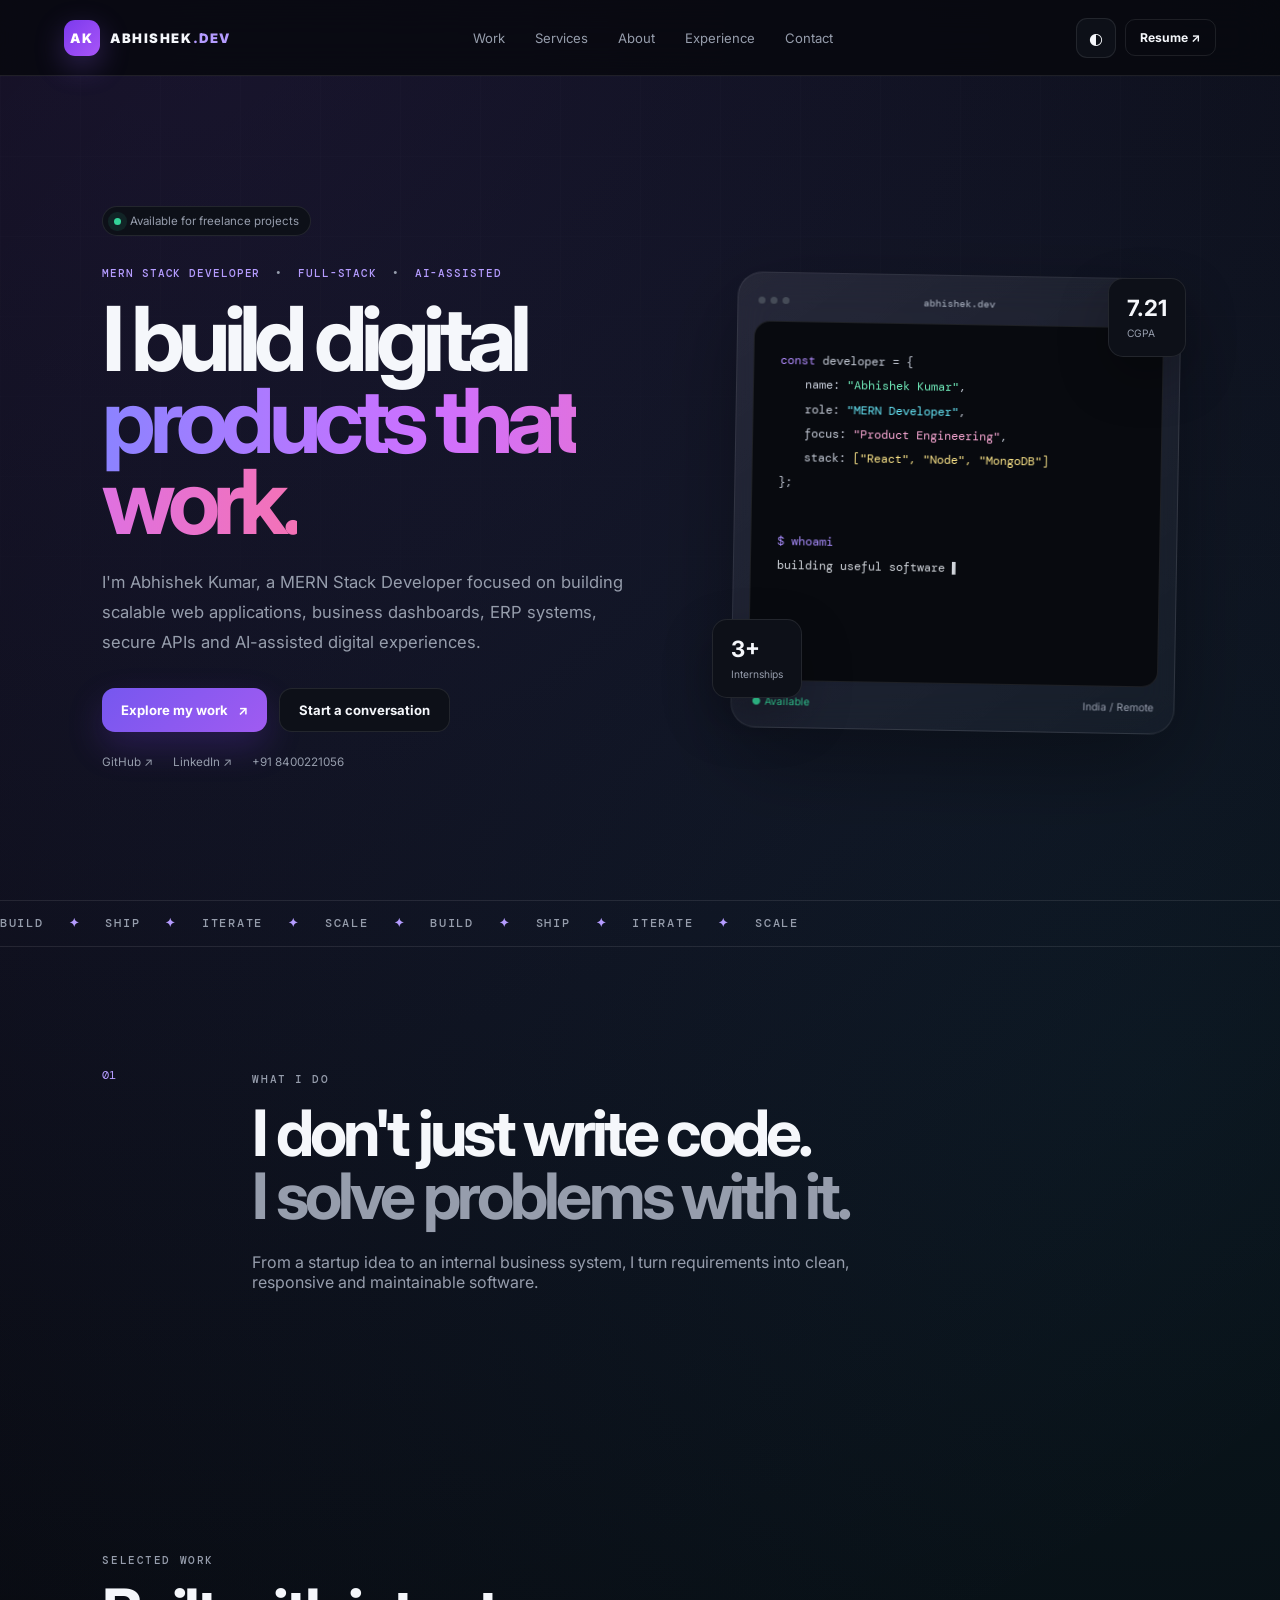
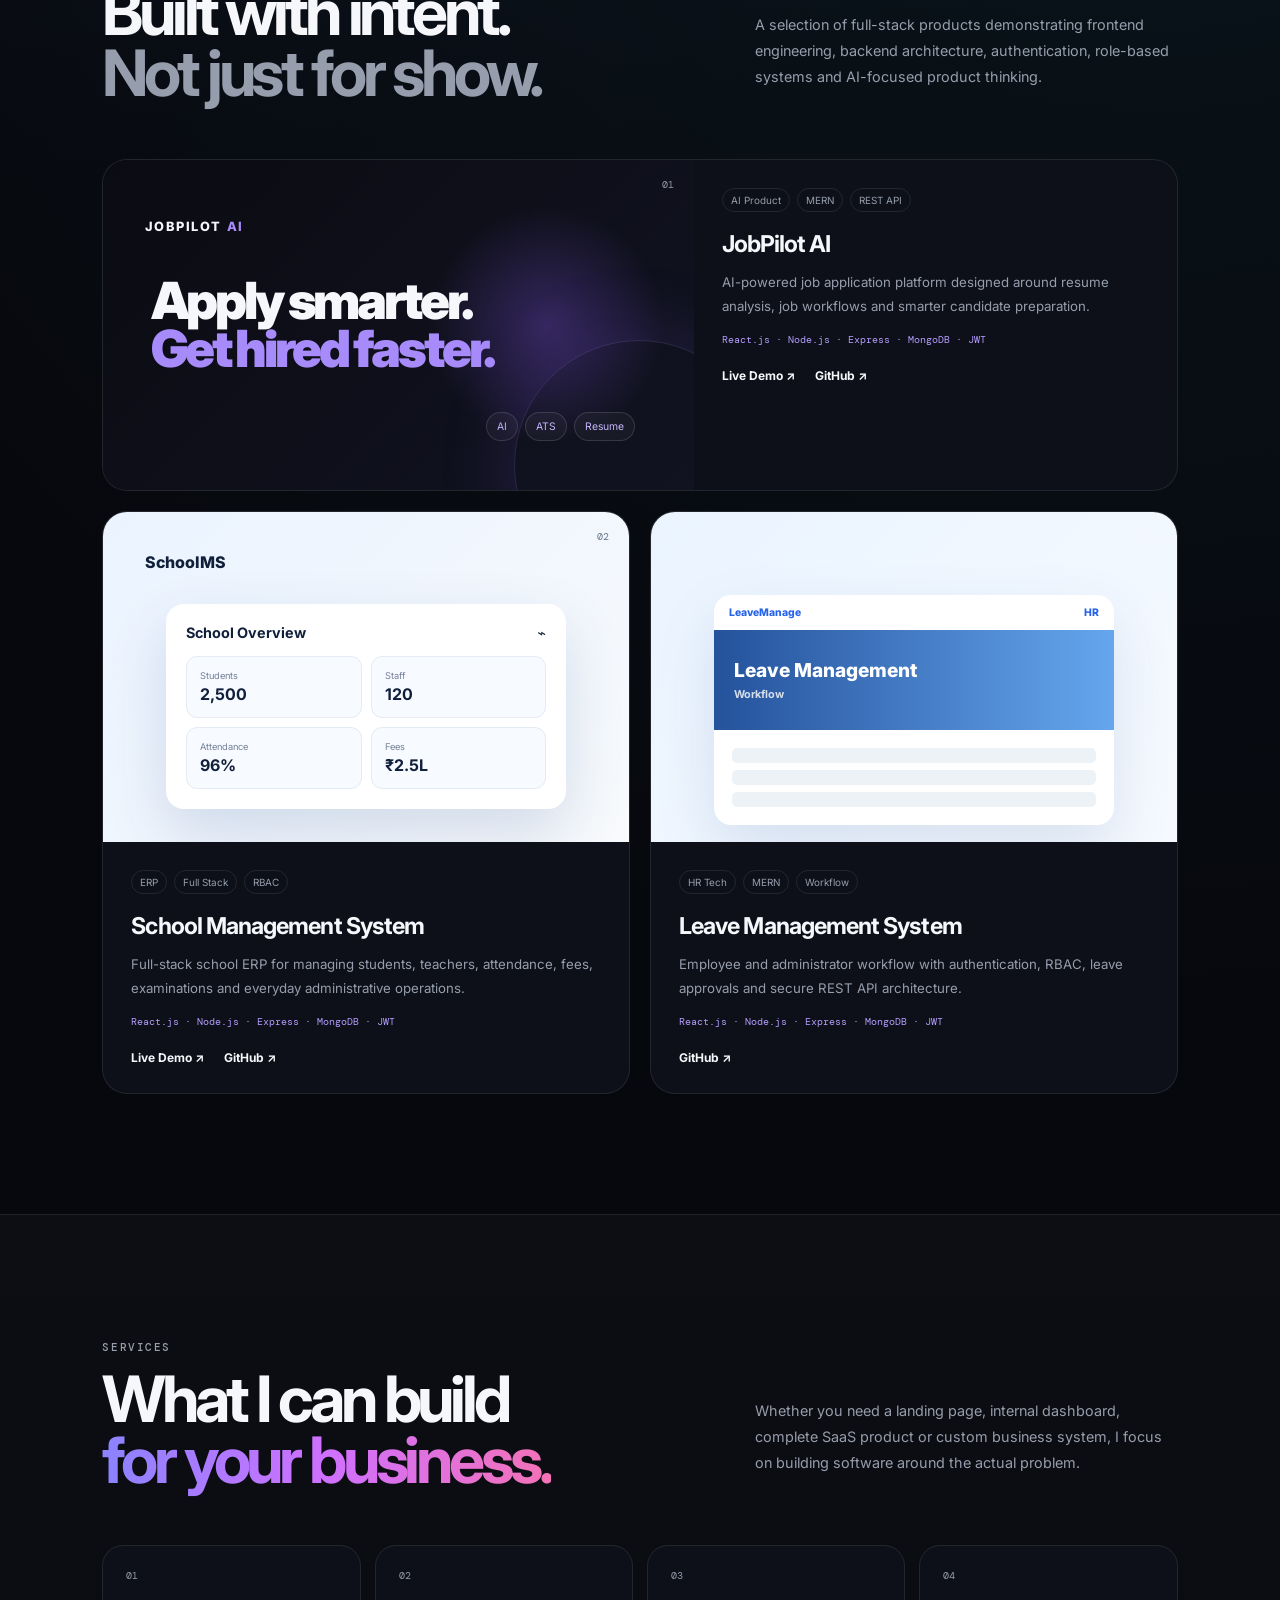
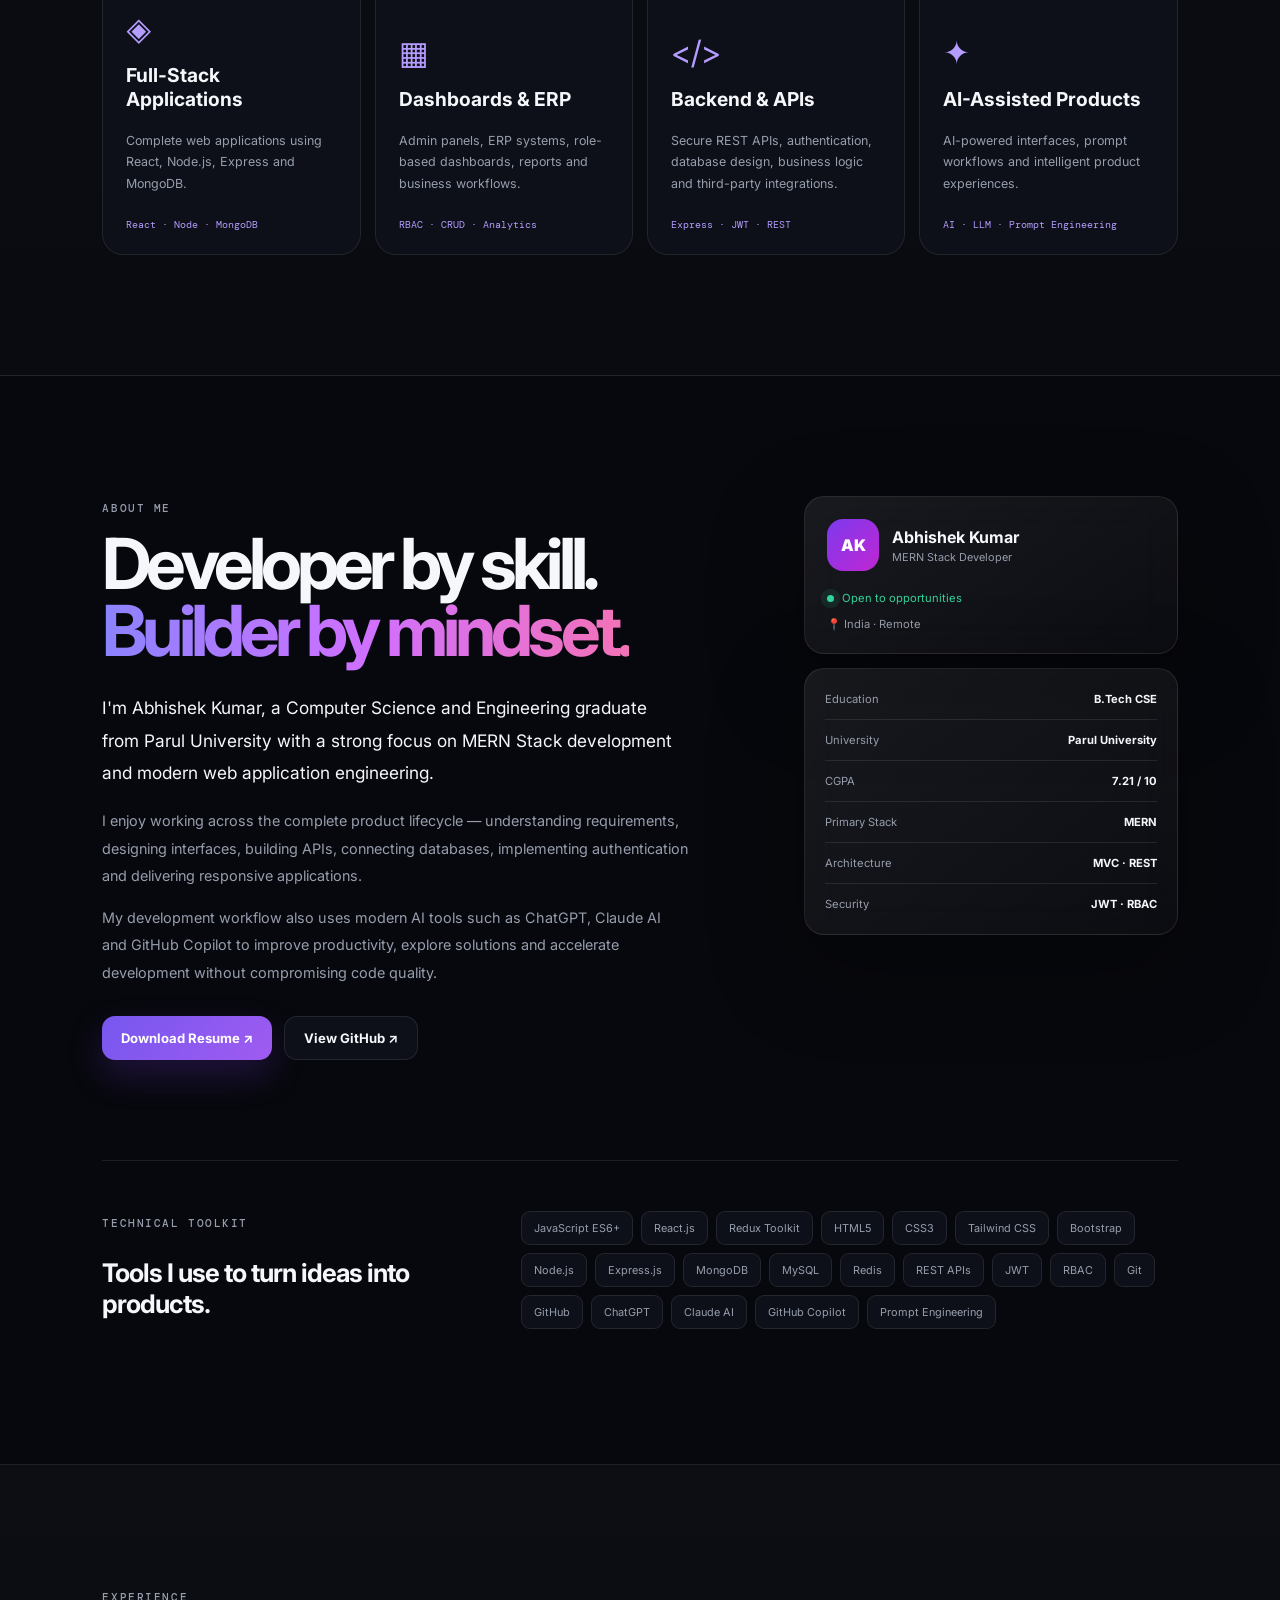
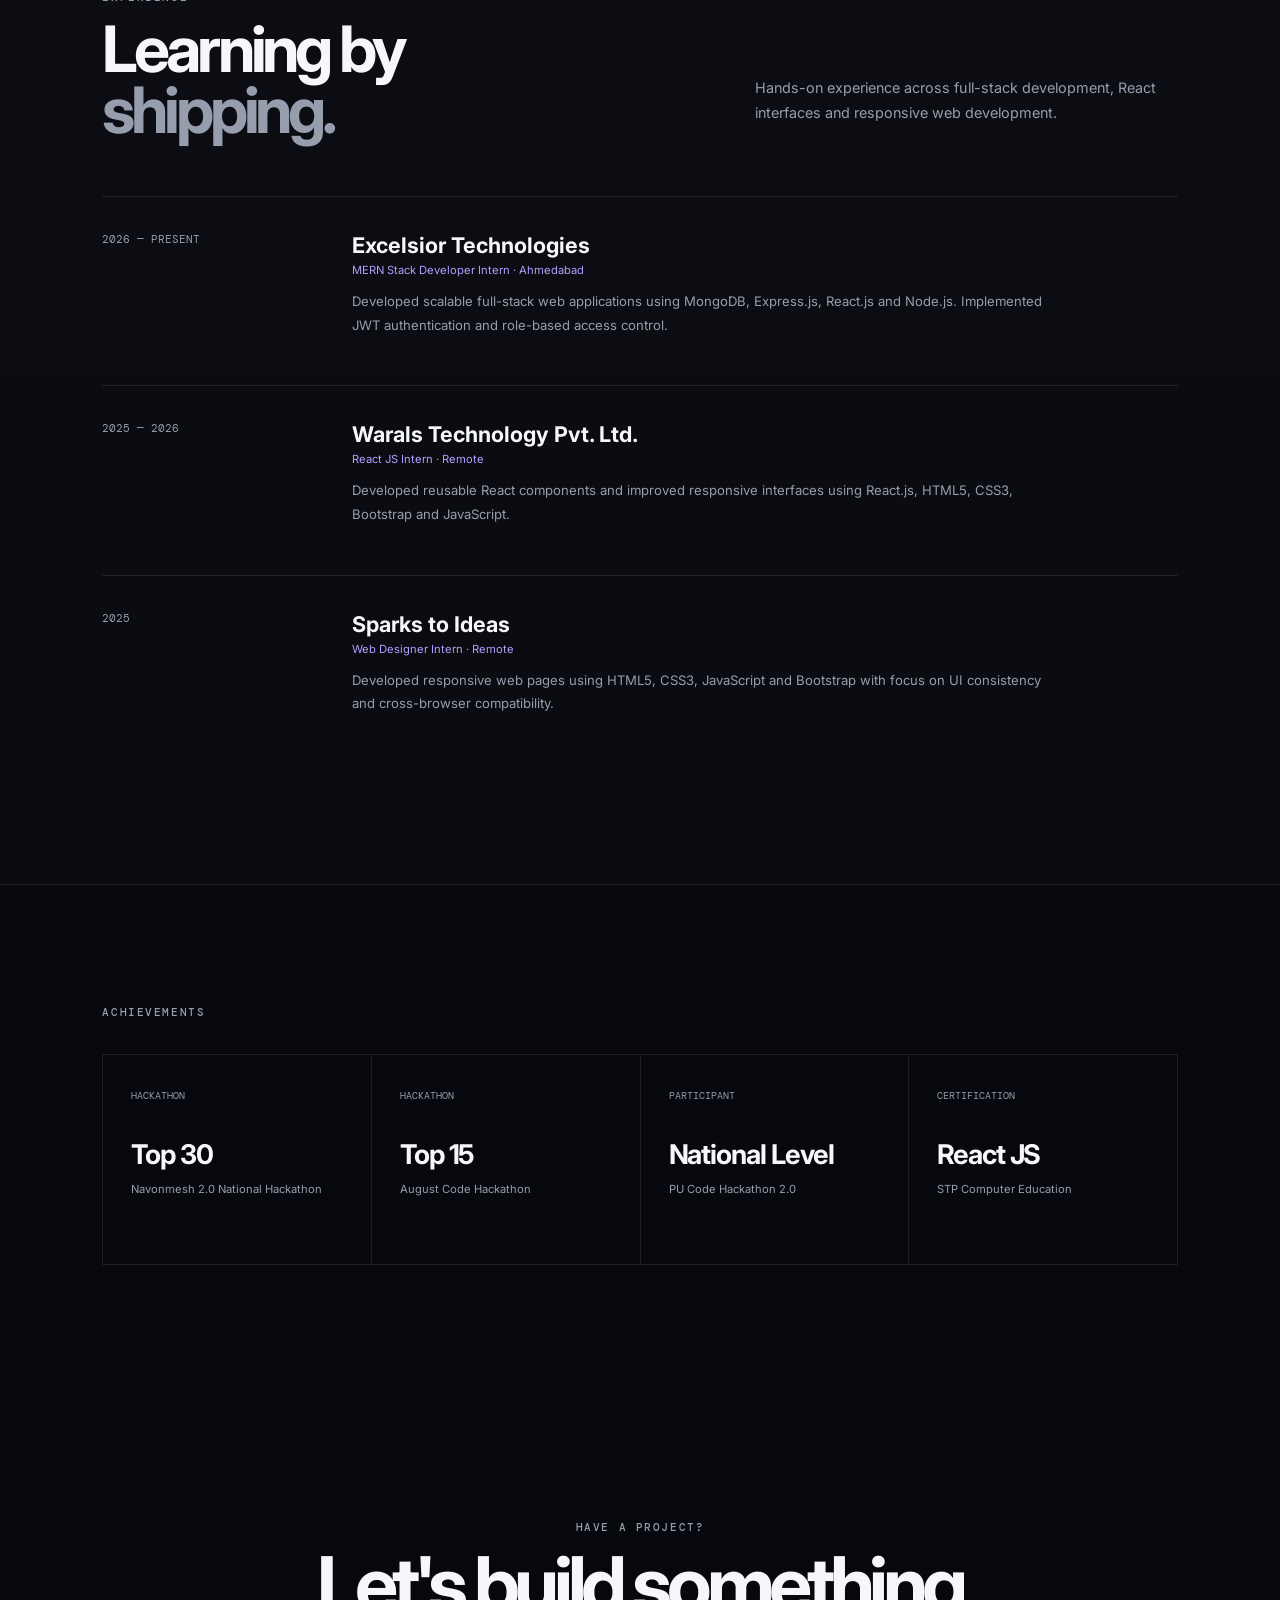
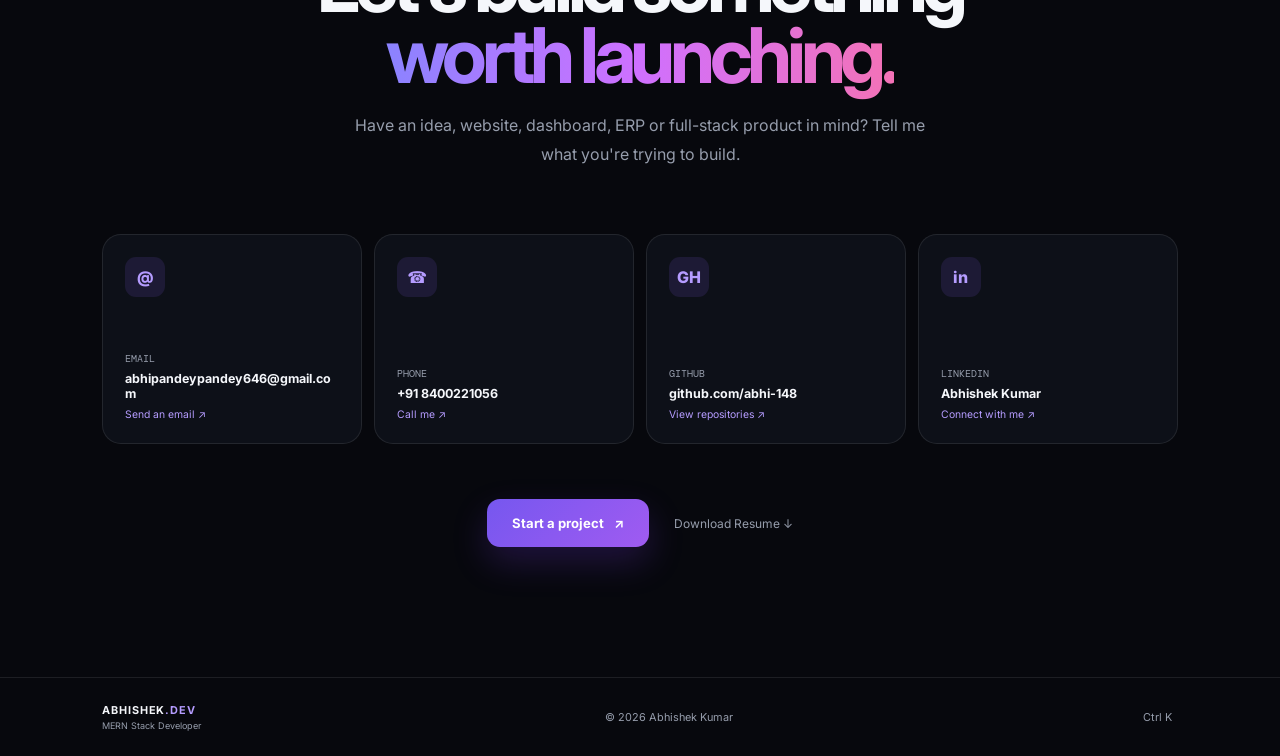
<file: index.html>
<!DOCTYPE html>
<html lang="en">
<head>
  <meta charset="UTF-8" />
  <meta name="viewport" content="width=device-width, initial-scale=1.0" />
  <meta name="description" content="Abhishek Kumar — MERN Stack Developer building scalable web applications, dashboards, ERP systems and AI-assisted digital products." />
  <meta name="keywords" content="Abhishek Kumar, MERN Stack Developer, React Developer, Node.js Developer, Full Stack Developer, Freelancer" />
  <meta name="author" content="Abhishek Kumar" />
  <title>Abhishek Kumar — MERN Stack Developer</title>
  <link rel="preconnect" href="https://fonts.googleapis.com">
  <link rel="preconnect" href="https://fonts.gstatic.com" crossorigin>
  <link href="https://fonts.googleapis.com/css2?family=DM+Mono:wght@400;500&family=Inter:wght@400;500;600;700;800;900&display=swap" rel="stylesheet">
  <link rel="stylesheet" href="styles.css" />
</head>
<body>
  <div id="cursorGlow"></div>
  <div class="cursor-dot"></div>
  <div class="noise"></div>
  <div class="progress-bar"><span id="progressBar"></span></div>

  <header class="navbar">
    <a href="#home" class="brand"><span class="brand-symbol">AK</span><span class="brand-name">ABHISHEK<span>.DEV</span></span></a>
    <nav class="nav-links" id="navLinks">
      <a href="#work">Work</a><a href="#services">Services</a><a href="#about">About</a><a href="#experience">Experience</a><a href="#contact">Contact</a>
    </nav>
    <div class="nav-actions">
      <button class="theme-btn" id="themeToggle">◐</button>
      <a href="assets/Abhishek-Kumar-Resume.pdf" class="nav-resume" download>Resume ↗</a>
      <button class="menu-btn" id="menuBtn">☰</button>
    </div>
  </header>

  <main>
    <section id="home" class="hero section">
      <div class="hero-grid"></div>
      <div class="hero-content reveal">
        <div class="availability"><span class="live-dot"></span> Available for freelance projects</div>
        <div class="hero-small-label">MERN STACK DEVELOPER <span>•</span> FULL-STACK <span>•</span> AI-ASSISTED</div>
        <h1>I build digital<br><span class="gradient-text">products that work.</span></h1>
        <p class="hero-description">I'm Abhishek Kumar, a MERN Stack Developer focused on building scalable web applications, business dashboards, ERP systems, secure APIs and AI-assisted digital experiences.</p>
        <div class="hero-buttons">
          <a href="#work" class="btn primary-btn">Explore my work <span>↗</span></a>
          <a href="mailto:abhipandeypandey646@gmail.com?subject=Project%20Inquiry" class="btn secondary-btn">Start a conversation</a>
        </div>
        <div class="hero-links">
          <a href="https://github.com/abhi-148" target="_blank" rel="noreferrer">GitHub ↗</a>
          <a href="https://www.linkedin.com/in/abhishek-kumar-25b756260/" target="_blank" rel="noreferrer">LinkedIn ↗</a>
          <a href="tel:+918400221056">+91 8400221056</a>
        </div>
      </div>

      <div class="hero-visual reveal delay-1">
        <div class="floating-orb orb-one"></div><div class="floating-orb orb-two"></div>
        <div class="developer-card glass-card">
          <div class="developer-top"><div class="window-dots"><i></i><i></i><i></i></div><span>abhishek.dev</span><span>2026</span></div>
          <div class="developer-body">
            <div class="code-line"><span class="purple">const</span> developer = {</div>
            <div class="code-line indent">name: <span class="green">"Abhishek Kumar"</span>,</div>
            <div class="code-line indent">role: <span class="blue">"MERN Developer"</span>,</div>
            <div class="code-line indent">focus: <span class="pink">"Product Engineering"</span>,</div>
            <div class="code-line indent">stack: <span class="yellow">["React", "Node", "MongoDB"]</span></div>
            <div class="code-line">};</div>
            <div class="terminal-command"><span>$</span> whoami</div>
            <div class="terminal-result">building useful software <span class="blink">▌</span></div>
          </div>
          <div class="developer-footer"><span>● Available</span><span>India / Remote</span></div>
        </div>
        <div class="floating-stat stat-one"><strong>7.21</strong><span>CGPA</span></div>
        <div class="floating-stat stat-two"><strong>3+</strong><span>Internships</span></div>
      </div>
    </section>

    <section class="marquee"><div class="marquee-track"><span>BUILD</span><b>✦</b><span>SHIP</span><b>✦</b><span>ITERATE</span><b>✦</b><span>SCALE</span><b>✦</b><span>BUILD</span><b>✦</b><span>SHIP</span><b>✦</b><span>ITERATE</span><b>✦</b><span>SCALE</span></div></section>

    <section class="intro section section-padding">
      <div class="intro-number">01</div>
      <div class="intro-content reveal"><span class="section-label">WHAT I DO</span><h2>I don't just write code.<br><span class="dim">I solve problems with it.</span></h2><p>From a startup idea to an internal business system, I turn requirements into clean, responsive and maintainable software.</p></div>
    </section>

    <section id="work" class="section section-padding work-section">
      <div class="section-header reveal"><div><span class="section-label">SELECTED WORK</span><h2>Built with intent.<br><span class="dim">Not just for show.</span></h2></div><p>A selection of full-stack products demonstrating frontend engineering, backend architecture, authentication, role-based systems and AI-focused product thinking.</p></div>
      <div class="projects">
        <article class="project featured-project reveal">
          <div class="project-preview jobpilot-preview"><div class="project-number">01</div><div class="project-brand">JOBPILOT <span>AI</span></div><div class="jobpilot-title">Apply smarter.<br><span>Get hired faster.</span></div><div class="ai-pills"><span>AI</span><span>ATS</span><span>Resume</span></div><div class="glow-circle"></div></div>
          <div class="project-details"><div class="project-tags"><span>AI Product</span><span>MERN</span><span>REST API</span></div><h3>JobPilot AI</h3><p>AI-powered job application platform designed around resume analysis, job workflows and smarter candidate preparation.</p><div class="project-tech">React.js · Node.js · Express · MongoDB · JWT</div><div class="project-actions"><a href="https://jobpilot-six-ruddy.vercel.app/" target="_blank" rel="noreferrer">Live Demo ↗</a><a href="https://github.com/abhi-148/Jobpilot" target="_blank" rel="noreferrer">GitHub ↗</a></div></div>
        </article>

        <article class="project reveal">
          <div class="project-preview school-preview"><div class="project-number">02</div><div class="school-logo">SchoolMS</div><div class="school-dashboard"><div class="dashboard-header"><strong>School Overview</strong><span>⌁</span></div><div class="dashboard-grid"><div><small>Students</small><strong>2,500</strong></div><div><small>Staff</small><strong>120</strong></div><div><small>Attendance</small><strong>96%</strong></div><div><small>Fees</small><strong>₹2.5L</strong></div></div></div></div>
          <div class="project-details"><div class="project-tags"><span>ERP</span><span>Full Stack</span><span>RBAC</span></div><h3>School Management System</h3><p>Full-stack school ERP for managing students, teachers, attendance, fees, examinations and everyday administrative operations.</p><div class="project-tech">React.js · Node.js · Express · MongoDB · JWT</div><div class="project-actions"><a href="https://schoolmanagmenetsystem-xmkm-k3qbfn017.vercel.app/" target="_blank" rel="noreferrer">Live Demo ↗</a><a href="https://github.com/abhi-148/Menr_SchoolManagement" target="_blank" rel="noreferrer">GitHub ↗</a></div></div>
        </article>

        <article class="project reveal">
          <div class="project-preview leave-preview"><div class="project-number">03</div><div class="leave-card"><div class="leave-nav">LeaveManage <span>HR</span></div><div class="leave-header"><span>Leave Management</span><strong>Workflow</strong></div><div class="leave-bars"><i></i><i></i><i></i></div></div></div>
          <div class="project-details"><div class="project-tags"><span>HR Tech</span><span>MERN</span><span>Workflow</span></div><h3>Leave Management System</h3><p>Employee and administrator workflow with authentication, RBAC, leave approvals and secure REST API architecture.</p><div class="project-tech">React.js · Node.js · Express · MongoDB · JWT</div><div class="project-actions"><a href="https://github.com/abhi-148/leave-management" target="_blank" rel="noreferrer">GitHub ↗</a></div></div>
        </article>
      </div>
    </section>

    <section id="services" class="section dark-section section-padding">
      <div class="section-header reveal"><div><span class="section-label">SERVICES</span><h2>What I can build<br><span class="gradient-text">for your business.</span></h2></div><p>Whether you need a landing page, internal dashboard, complete SaaS product or custom business system, I focus on building software around the actual problem.</p></div>
      <div class="services-grid">
        <article class="service-card reveal"><span class="service-index">01</span><div class="service-icon">◈</div><h3>Full-Stack Applications</h3><p>Complete web applications using React, Node.js, Express and MongoDB.</p><div class="service-stack">React · Node · MongoDB</div></article>
        <article class="service-card reveal"><span class="service-index">02</span><div class="service-icon">▦</div><h3>Dashboards & ERP</h3><p>Admin panels, ERP systems, role-based dashboards, reports and business workflows.</p><div class="service-stack">RBAC · CRUD · Analytics</div></article>
        <article class="service-card reveal"><span class="service-index">03</span><div class="service-icon">&lt;/&gt;</div><h3>Backend & APIs</h3><p>Secure REST APIs, authentication, database design, business logic and third-party integrations.</p><div class="service-stack">Express · JWT · REST</div></article>
        <article class="service-card reveal"><span class="service-index">04</span><div class="service-icon">✦</div><h3>AI-Assisted Products</h3><p>AI-powered interfaces, prompt workflows and intelligent product experiences.</p><div class="service-stack">AI · LLM · Prompt Engineering</div></article>
      </div>
    </section>

    <section id="about" class="section section-padding about-section">
      <div class="about-grid">
        <div class="about-main reveal"><span class="section-label">ABOUT ME</span><h2>Developer by skill.<br><span class="gradient-text">Builder by mindset.</span></h2><p class="about-lead">I'm Abhishek Kumar, a Computer Science and Engineering graduate from Parul University with a strong focus on MERN Stack development and modern web application engineering.</p><p>I enjoy working across the complete product lifecycle — understanding requirements, designing interfaces, building APIs, connecting databases, implementing authentication and delivering responsive applications.</p><p>My development workflow also uses modern AI tools such as ChatGPT, Claude AI and GitHub Copilot to improve productivity, explore solutions and accelerate development without compromising code quality.</p><div class="about-buttons"><a href="assets/Abhishek-Kumar-Resume.pdf" download class="btn primary-btn">Download Resume ↗</a><a href="https://github.com/abhi-148" target="_blank" rel="noreferrer" class="btn secondary-btn">View GitHub ↗</a></div></div>
        <div class="about-side reveal"><div class="profile-card glass-card"><div class="profile-top"><div class="profile-avatar">AK</div><div><strong>Abhishek Kumar</strong><span>MERN Stack Developer</span></div></div><div class="profile-status"><span class="live-dot"></span> Open to opportunities</div><div class="profile-location">📍 India · Remote</div></div><div class="facts-card glass-card"><div class="fact"><span>Education</span><strong>B.Tech CSE</strong></div><div class="fact"><span>University</span><strong>Parul University</strong></div><div class="fact"><span>CGPA</span><strong>7.21 / 10</strong></div><div class="fact"><span>Primary Stack</span><strong>MERN</strong></div><div class="fact"><span>Architecture</span><strong>MVC · REST</strong></div><div class="fact"><span>Security</span><strong>JWT · RBAC</strong></div></div></div>
      </div>
      <div class="skills-area reveal"><div class="skills-title"><span class="section-label">TECHNICAL TOOLKIT</span><h3>Tools I use to turn ideas into products.</h3></div><div class="skills"><span>JavaScript ES6+</span><span>React.js</span><span>Redux Toolkit</span><span>HTML5</span><span>CSS3</span><span>Tailwind CSS</span><span>Bootstrap</span><span>Node.js</span><span>Express.js</span><span>MongoDB</span><span>MySQL</span><span>Redis</span><span>REST APIs</span><span>JWT</span><span>RBAC</span><span>Git</span><span>GitHub</span><span>ChatGPT</span><span>Claude AI</span><span>GitHub Copilot</span><span>Prompt Engineering</span></div></div>
    </section>

    <section id="experience" class="section dark-section section-padding">
      <div class="section-header reveal"><div><span class="section-label">EXPERIENCE</span><h2>Learning by<br><span class="dim">shipping.</span></h2></div><p>Hands-on experience across full-stack development, React interfaces and responsive web development.</p></div>
      <div class="experience-list">
        <article class="experience reveal"><div class="experience-date">2026 — PRESENT</div><div class="experience-main"><h3>Excelsior Technologies</h3><span>MERN Stack Developer Intern · Ahmedabad</span><p>Developed scalable full-stack web applications using MongoDB, Express.js, React.js and Node.js. Implemented JWT authentication and role-based access control.</p></div></article>
        <article class="experience reveal"><div class="experience-date">2025 — 2026</div><div class="experience-main"><h3>Warals Technology Pvt. Ltd.</h3><span>React JS Intern · Remote</span><p>Developed reusable React components and improved responsive interfaces using React.js, HTML5, CSS3, Bootstrap and JavaScript.</p></div></article>
        <article class="experience reveal"><div class="experience-date">2025</div><div class="experience-main"><h3>Sparks to Ideas</h3><span>Web Designer Intern · Remote</span><p>Developed responsive web pages using HTML5, CSS3, JavaScript and Bootstrap with focus on UI consistency and cross-browser compatibility.</p></div></article>
      </div>
    </section>

    <section class="section section-padding achievements"><div class="section-label">ACHIEVEMENTS</div><div class="achievement-grid"><div class="achievement reveal"><span>HACKATHON</span><strong>Top 30</strong><p>Navonmesh 2.0 National Hackathon</p></div><div class="achievement reveal"><span>HACKATHON</span><strong>Top 15</strong><p>August Code Hackathon</p></div><div class="achievement reveal"><span>PARTICIPANT</span><strong>National Level</strong><p>PU Code Hackathon 2.0</p></div><div class="achievement reveal"><span>CERTIFICATION</span><strong>React JS</strong><p>STP Computer Education</p></div></div></section>

    <section id="contact" class="section contact-section">
      <div class="contact-wrapper">
        <div class="contact-heading reveal"><span class="section-label">HAVE A PROJECT?</span><h2>Let's build something<br><span class="gradient-text">worth launching.</span></h2><p>Have an idea, website, dashboard, ERP or full-stack product in mind? Tell me what you're trying to build.</p></div>
        <div class="contact-grid reveal">
          <a href="mailto:abhipandeypandey646@gmail.com" class="contact-card"><span class="contact-icon">@</span><span class="contact-label">EMAIL</span><strong>abhipandeypandey646@gmail.com</strong><small>Send an email ↗</small></a>
          <a href="tel:+918400221056" class="contact-card"><span class="contact-icon">☎</span><span class="contact-label">PHONE</span><strong>+91 8400221056</strong><small>Call me ↗</small></a>
          <a href="https://github.com/abhi-148" target="_blank" rel="noreferrer" class="contact-card"><span class="contact-icon">GH</span><span class="contact-label">GITHUB</span><strong>github.com/abhi-148</strong><small>View repositories ↗</small></a>
          <a href="https://www.linkedin.com/in/abhishek-kumar-25b756260/" target="_blank" rel="noreferrer" class="contact-card"><span class="contact-icon">in</span><span class="contact-label">LINKEDIN</span><strong>Abhishek Kumar</strong><small>Connect with me ↗</small></a>
        </div>
        <div class="final-cta reveal"><a href="mailto:abhipandeypandey646@gmail.com?subject=Freelance%20Project%20Inquiry" class="btn primary-btn large-btn">Start a project <span>↗</span></a><a href="assets/Abhishek-Kumar-Resume.pdf" download class="resume-link">Download Resume <span>↓</span></a></div>
      </div>
    </section>
  </main>

  <footer class="footer"><div><strong>ABHISHEK<span>.DEV</span></strong><small>MERN Stack Developer</small></div><div>© 2026 Abhishek Kumar</div><button id="commandOpen" class="command-trigger">Ctrl K</button></footer>

  <div id="commandOverlay" class="command-overlay"><div class="command-box glass-card"><div class="command-header"><span>QUICK COMMANDS</span><button id="commandClose">ESC</button></div><input id="commandInput" type="text" placeholder="Search or type a command..." autocomplete="off"><div id="commandList" class="command-list"></div><div class="command-footer">↑ ↓ Navigate · Enter Select · Esc Close</div></div></div>

  <script src="script.js"></script>
</body>
</html>
</file>
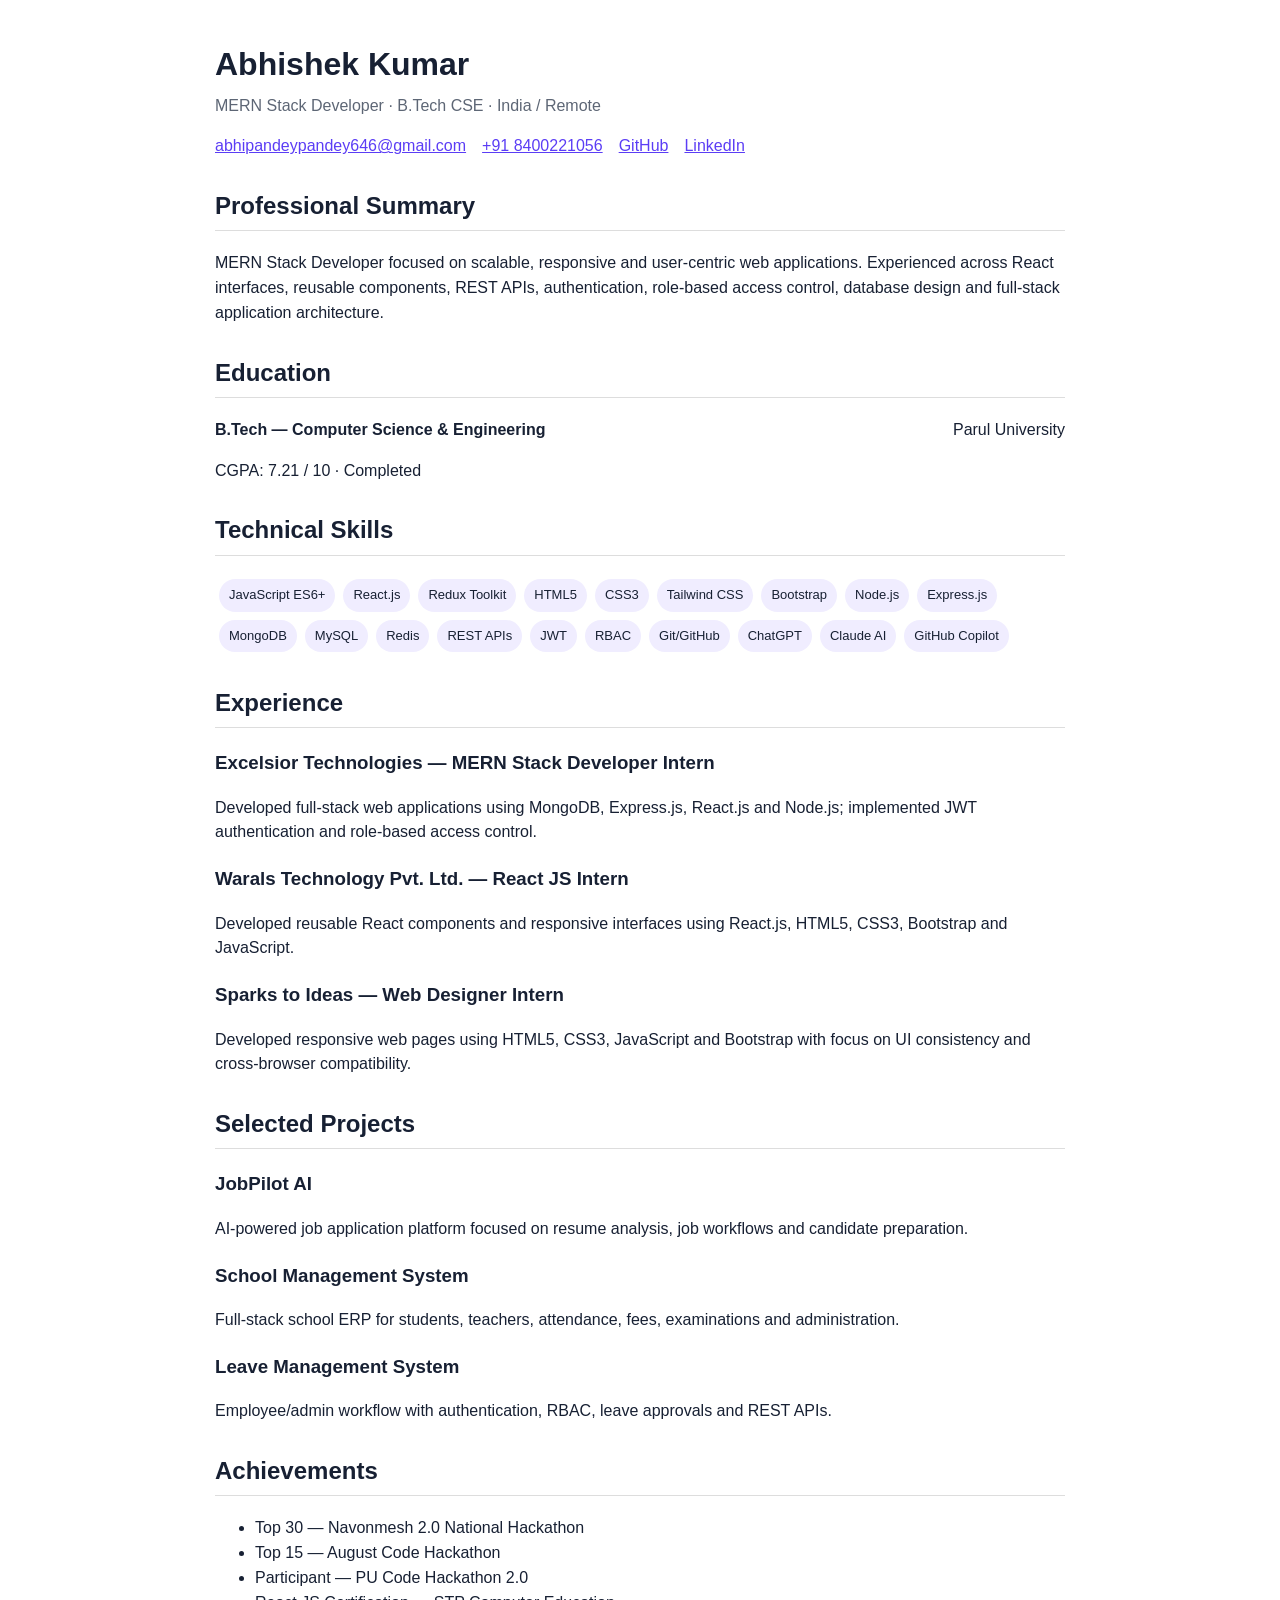
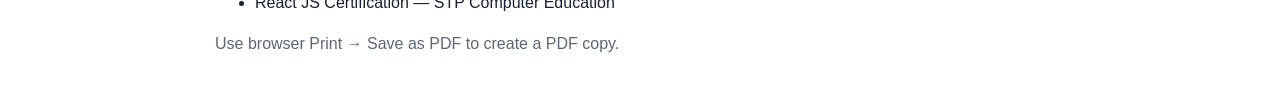
<file: assets/Abhishek-Kumar-Resume.html>
<!doctype html><html lang="en"><head><meta charset="utf-8"><meta name="viewport" content="width=device-width,initial-scale=1"><title>Abhishek Kumar — Resume</title><style>body{font-family:Arial,sans-serif;max-width:850px;margin:40px auto;padding:0 24px;color:#172033;line-height:1.55}h1{margin-bottom:4px}h2{border-bottom:1px solid #ddd;padding-bottom:6px;margin-top:28px}.muted{color:#5d6675}.links a{margin-right:16px;color:#5b3df5}.row{display:flex;justify-content:space-between;gap:20px}.pill{display:inline-block;margin:4px;padding:6px 10px;background:#f0edff;border-radius:999px;font-size:13px}@media(max-width:600px){.row{display:block}}</style></head><body><h1>Abhishek Kumar</h1><div class="muted">MERN Stack Developer · B.Tech CSE · India / Remote</div><p class="links"><a href="mailto:abhipandeypandey646@gmail.com">abhipandeypandey646@gmail.com</a><a href="tel:+918400221056">+91 8400221056</a><a href="https://github.com/abhi-148">GitHub</a><a href="https://www.linkedin.com/in/abhishek-kumar-25b756260/">LinkedIn</a></p><h2>Professional Summary</h2><p>MERN Stack Developer focused on scalable, responsive and user-centric web applications. Experienced across React interfaces, reusable components, REST APIs, authentication, role-based access control, database design and full-stack application architecture.</p><h2>Education</h2><div class="row"><strong>B.Tech — Computer Science & Engineering</strong><span>Parul University</span></div><p>CGPA: 7.21 / 10 · Completed</p><h2>Technical Skills</h2><div><span class="pill">JavaScript ES6+</span><span class="pill">React.js</span><span class="pill">Redux Toolkit</span><span class="pill">HTML5</span><span class="pill">CSS3</span><span class="pill">Tailwind CSS</span><span class="pill">Bootstrap</span><span class="pill">Node.js</span><span class="pill">Express.js</span><span class="pill">MongoDB</span><span class="pill">MySQL</span><span class="pill">Redis</span><span class="pill">REST APIs</span><span class="pill">JWT</span><span class="pill">RBAC</span><span class="pill">Git/GitHub</span><span class="pill">ChatGPT</span><span class="pill">Claude AI</span><span class="pill">GitHub Copilot</span></div><h2>Experience</h2><h3>Excelsior Technologies — MERN Stack Developer Intern</h3><p>Developed full-stack web applications using MongoDB, Express.js, React.js and Node.js; implemented JWT authentication and role-based access control.</p><h3>Warals Technology Pvt. Ltd. — React JS Intern</h3><p>Developed reusable React components and responsive interfaces using React.js, HTML5, CSS3, Bootstrap and JavaScript.</p><h3>Sparks to Ideas — Web Designer Intern</h3><p>Developed responsive web pages using HTML5, CSS3, JavaScript and Bootstrap with focus on UI consistency and cross-browser compatibility.</p><h2>Selected Projects</h2><h3>JobPilot AI</h3><p>AI-powered job application platform focused on resume analysis, job workflows and candidate preparation.</p><h3>School Management System</h3><p>Full-stack school ERP for students, teachers, attendance, fees, examinations and administration.</p><h3>Leave Management System</h3><p>Employee/admin workflow with authentication, RBAC, leave approvals and REST APIs.</p><h2>Achievements</h2><ul><li>Top 30 — Navonmesh 2.0 National Hackathon</li><li>Top 15 — August Code Hackathon</li><li>Participant — PU Code Hackathon 2.0</li><li>React JS Certification — STP Computer Education</li></ul><p class="muted">Use browser Print → Save as PDF to create a PDF copy.</p></body></html>
</file>
<file: styles.css>
:root{--bg:#07080d;--surface:#0d1018;--surface-2:#121620;--text:#f5f7fb;--muted:#969dac;--line:rgba(255,255,255,.09);--purple:#8b5cf6;--purple-light:#b59cff;--cyan:#22d3ee;--green:#34d399;--pink:#f472b6;--shadow:0 30px 90px rgba(0,0,0,.35)}html[data-theme=light]{--bg:#f5f7fb;--surface:#fff;--surface-2:#edf1f7;--text:#111522;--muted:#626a78;--line:rgba(15,23,42,.1);--shadow:0 30px 80px rgba(25,35,55,.12)}*{box-sizing:border-box}html{scroll-behavior:smooth}body{margin:0;background:radial-gradient(circle at 15% 0%,rgba(139,92,246,.13),transparent 25%),radial-gradient(circle at 90% 15%,rgba(34,211,238,.07),transparent 25%),var(--bg);color:var(--text);font-family:Inter,system-ui,sans-serif;overflow-x:hidden}a{color:inherit;text-decoration:none}button,input{font:inherit}button{cursor:pointer}.noise{position:fixed;inset:0;pointer-events:none;z-index:20;opacity:.025;background-image:radial-gradient(white .5px,transparent .5px);background-size:4px 4px}.progress-bar{position:fixed;top:0;left:0;width:100%;height:3px;z-index:9999}.progress-bar span{display:block;width:0;height:100%;background:linear-gradient(90deg,var(--purple),var(--cyan),var(--pink))}.navbar{position:sticky;top:0;height:76px;display:flex;align-items:center;justify-content:space-between;padding:0 5vw;z-index:1000;border-bottom:1px solid var(--line);background:color-mix(in srgb,var(--bg) 80%,transparent);backdrop-filter:blur(22px)}.brand{display:flex;align-items:center;gap:10px;font-weight:900;letter-spacing:.12em;font-size:.82rem}.brand-symbol{width:36px;height:36px;display:grid;place-items:center;border-radius:11px;color:#fff;background:linear-gradient(135deg,#7c3aed,#a855f7);box-shadow:0 10px 30px rgba(139,92,246,.3)}.brand-name span,.gradient-text{color:var(--purple-light)}.nav-links{display:flex;gap:30px}.nav-links a{color:var(--muted);font-size:.82rem;transition:.25s}.nav-links a:hover{color:var(--text)}.nav-actions{display:flex;align-items:center;gap:9px}.theme-btn,.menu-btn{width:40px;height:40px;border:1px solid var(--line);border-radius:11px;background:var(--surface);color:var(--text)}.menu-btn{display:none}.nav-resume{padding:10px 14px;border:1px solid var(--line);border-radius:10px;font-size:.76rem;font-weight:700}.section{position:relative;z-index:2}.section-padding{padding:120px 8vw}.dark-section{background:linear-gradient(180deg,rgba(255,255,255,.025),rgba(255,255,255,.01));border-block:1px solid var(--line)}.section-label{color:var(--muted);font:500 .7rem 'DM Mono',monospace;letter-spacing:.14em}.dim{color:var(--muted)}.gradient-text{background:linear-gradient(90deg,#8b83ff,#cf70ff,#f472b6);-webkit-background-clip:text;background-clip:text;color:transparent}.btn{display:inline-flex;align-items:center;justify-content:center;gap:10px;padding:13px 19px;border-radius:13px;border:1px solid var(--line);font-weight:700;font-size:.82rem;transition:.25s}.btn:hover{transform:translateY(-3px)}.primary-btn{color:#fff;border:0;background:linear-gradient(135deg,#7657ef,#a05bf1);box-shadow:0 15px 35px rgba(124,58,237,.22)}.secondary-btn{background:var(--surface)}.large-btn{padding:16px 25px}.hero{min-height:calc(100vh - 76px);padding:90px 8vw;display:grid;grid-template-columns:1.1fr .9fr;align-items:center;gap:7vw;overflow:hidden}.hero-grid{position:absolute;inset:0;opacity:.13;pointer-events:none;background-image:linear-gradient(var(--line) 1px,transparent 1px),linear-gradient(90deg,var(--line) 1px,transparent 1px);background-size:80px 80px;mask-image:linear-gradient(to bottom,#000,transparent)}.availability{display:inline-flex;align-items:center;gap:9px;padding:7px 11px;border:1px solid var(--line);border-radius:999px;background:var(--surface);color:var(--muted);font-size:.72rem}.live-dot{width:7px;height:7px;border-radius:50%;background:var(--green);box-shadow:0 0 0 6px rgba(52,211,153,.1)}.hero-small-label{margin-top:30px;color:var(--purple-light);font:500 .7rem 'DM Mono',monospace;letter-spacing:.08em}.hero-small-label span{color:var(--muted);margin:0 7px}.hero h1{font-size:clamp(3.4rem,7vw,7.5rem);line-height:.91;letter-spacing:-.075em;margin:18px 0 25px;max-width:900px}.hero-description{max-width:680px;color:var(--muted);font-size:clamp(.95rem,1.3vw,1.08rem);line-height:1.8}.hero-buttons{display:flex;gap:12px;flex-wrap:wrap;margin-top:30px}.hero-links{display:flex;gap:20px;flex-wrap:wrap;margin-top:23px}.hero-links a{color:var(--muted);font-size:.73rem;border-bottom:1px solid transparent;transition:.2s}.hero-links a:hover{color:var(--text);border-color:var(--text)}.hero-visual{position:relative;min-height:500px;display:grid;place-items:center}.glass-card{background:linear-gradient(145deg,rgba(255,255,255,.075),rgba(255,255,255,.025));border:1px solid var(--line);backdrop-filter:blur(20px);box-shadow:var(--shadow)}.developer-card{width:min(530px,100%);border-radius:25px;padding:16px;transform:rotate(1deg)}.developer-top{display:grid;grid-template-columns:1fr auto 1fr;align-items:center;color:var(--muted);font:500 .62rem 'DM Mono',monospace;padding:5px 4px 14px}.developer-top>span:last-child{text-align:right}.window-dots{display:flex;gap:5px}.window-dots i{width:7px;height:7px;border-radius:50%;background:#454b57}.developer-body{min-height:360px;border:1px solid var(--line);border-radius:16px;background:#080a0f;padding:26px;font:.76rem/2 'DM Mono',monospace;color:#c5cbd7}.code-line{white-space:nowrap}.indent{padding-left:25px}.purple{color:#b28cff}.green{color:#6ee7b7}.blue{color:#67e8f9}.pink{color:#f9a8d4}.yellow{color:#fde68a}.terminal-command{margin-top:35px;color:#a78bfa}.terminal-result{color:#d1d5db}.blink{animation:blink 1s infinite}.developer-footer{display:flex;justify-content:space-between;padding:14px 4px 3px;color:var(--muted);font-size:.65rem}.developer-footer span:first-child{color:var(--green)}.floating-stat{position:absolute;padding:15px 18px;border:1px solid var(--line);border-radius:15px;background:var(--surface);box-shadow:0 20px 50px rgba(0,0,0,.25)}.floating-stat strong{display:block;font-size:1.4rem}.floating-stat span{color:var(--muted);font-size:.64rem}.stat-one{top:8%;right:-2%}.stat-two{bottom:8%;left:-5%}.marquee{overflow:hidden;border-block:1px solid var(--line);padding:15px 0;white-space:nowrap}.marquee-track{display:flex;gap:25px;width:max-content;animation:marquee 24s linear infinite;font:500 .72rem 'DM Mono',monospace;letter-spacing:.15em;color:var(--muted)}.marquee-track b{color:var(--purple-light)}.intro{display:grid;grid-template-columns:120px 1fr;gap:30px}.intro-number{color:var(--purple-light);font:.75rem 'DM Mono',monospace}.intro-content{max-width:900px}.intro h2{font-size:clamp(2.8rem,5vw,5.5rem);line-height:.98;letter-spacing:-.06em;margin:15px 0 25px}.intro p{max-width:650px;color:var(--muted);font-size:1rem}.section-header{display:grid;grid-template-columns:1fr .75fr;gap:7vw;align-items:end;margin-bottom:55px}.section-header h2{margin:14px 0 0;font-size:clamp(2.8rem,5vw,5.7rem);line-height:.95;letter-spacing:-.065em}.section-header p{color:var(--muted);font-size:.9rem;line-height:1.8}.projects{display:grid;grid-template-columns:repeat(2,1fr);gap:20px}.project{overflow:hidden;border:1px solid var(--line);border-radius:25px;background:var(--surface);transition:.35s ease}.project:hover{transform:translateY(-8px);border-color:rgba(139,92,246,.35)}.featured-project{grid-column:span 2;display:grid;grid-template-columns:1.1fr .9fr}.project-preview{position:relative;min-height:330px;overflow:hidden}.project-number{position:absolute;top:18px;right:20px;font:.65rem 'DM Mono',monospace;opacity:.6}.jobpilot-preview{background:radial-gradient(circle at 75% 50%,rgba(139,92,246,.3),transparent 25%),linear-gradient(135deg,#0b0b12,#111321)}.project-brand{position:absolute;left:7%;top:18%;font-weight:800;font-size:.8rem;letter-spacing:.12em}.project-brand span{color:#a78bfa}.jobpilot-title{position:absolute;left:8%;top:35%;font-size:clamp(2rem,4vw,4rem);line-height:.95;font-weight:900;letter-spacing:-.065em}.jobpilot-title span{color:#a78bfa}.ai-pills{position:absolute;bottom:15%;right:10%;display:flex;gap:7px}.ai-pills span{padding:7px 10px;border:1px solid rgba(255,255,255,.13);border-radius:999px;font-size:.65rem;color:#c4b5fd;background:rgba(255,255,255,.035)}.glow-circle{position:absolute;width:250px;height:250px;right:-70px;bottom:-100px;border-radius:50%;border:1px solid rgba(167,139,250,.18);box-shadow:0 0 80px rgba(139,92,246,.18)}.school-preview{background:linear-gradient(135deg,#eaf3ff,#f8fafc);color:#10203b}.school-logo{position:absolute;left:8%;top:12%;font-size:1rem;font-weight:800}.school-dashboard{position:absolute;width:76%;left:12%;top:28%;padding:20px;border-radius:18px;background:#fff;box-shadow:0 25px 60px rgba(30,70,130,.16)}.dashboard-header{display:flex;justify-content:space-between;font-size:.9rem}.dashboard-grid{display:grid;grid-template-columns:repeat(2,1fr);gap:9px;margin-top:15px}.dashboard-grid div{padding:13px;background:#f7faff;border:1px solid #e4ebf4;border-radius:11px}.dashboard-grid small{display:block;color:#738197;font-size:.58rem}.dashboard-grid strong{display:block;margin-top:3px}.leave-preview{background:linear-gradient(135deg,#eaf4ff,#f6faff)}.leave-card{position:absolute;width:76%;left:12%;top:25%;border-radius:17px;background:#fff;overflow:hidden;box-shadow:0 25px 60px rgba(30,70,130,.13)}.leave-nav{padding:11px 15px;display:flex;justify-content:space-between;color:#2563eb;font-size:.65rem;font-weight:800}.leave-header{padding:28px 20px;color:#fff;background:linear-gradient(90deg,#24529b,#65a6ee)}.leave-header span{display:block;font-size:1.2rem;font-weight:800}.leave-header strong{font-size:.68rem;opacity:.8}.leave-bars{padding:18px;display:grid;gap:7px}.leave-bars i{height:15px;border-radius:5px;background:#edf2f7}.project-details{padding:28px}.project-tags{display:flex;gap:7px;flex-wrap:wrap}.project-tags span{padding:5px 8px;border:1px solid var(--line);border-radius:999px;color:var(--muted);font-size:.62rem}.project-details h3{margin:18px 0 8px;font-size:1.45rem;letter-spacing:-.04em}.project-details p{color:var(--muted);font-size:.83rem;line-height:1.75}.project-tech{color:var(--purple-light);font:.63rem 'DM Mono',monospace;margin-top:15px}.project-actions{display:flex;gap:20px;margin-top:22px}.project-actions a{font-size:.75rem;font-weight:700}.services-grid{display:grid;grid-template-columns:repeat(4,1fr);gap:14px}.service-card{min-height:310px;padding:23px;border:1px solid var(--line);border-radius:21px;background:var(--surface);display:flex;flex-direction:column;transition:.3s}.service-card:hover{transform:translateY(-7px);border-color:rgba(139,92,246,.4)}.service-index{font:.65rem 'DM Mono',monospace;color:var(--muted)}.service-icon{margin-top:auto;font-size:2rem;color:var(--purple-light)}.service-card h3{font-size:1.2rem;margin:15px 0 7px}.service-card p{color:var(--muted);font-size:.78rem;line-height:1.7}.service-stack{margin-top:12px;color:var(--purple-light);font:.61rem 'DM Mono',monospace}.about-grid{display:grid;grid-template-columns:1.1fr .7fr;gap:9vw;align-items:start}.about-main h2{font-size:clamp(3rem,5.5vw,6rem);line-height:.94;letter-spacing:-.07em;margin:15px 0 28px}.about-lead{font-size:1.08rem!important;color:var(--text)!important}.about-main p{max-width:720px;color:var(--muted);font-size:.9rem;line-height:1.9}.about-buttons{display:flex;gap:12px;margin-top:30px;flex-wrap:wrap}.about-side{display:grid;gap:14px}.profile-card{padding:22px;border-radius:20px}.profile-top{display:flex;gap:13px;align-items:center}.profile-avatar{width:52px;height:52px;display:grid;place-items:center;border-radius:16px;color:#fff;font-weight:900;background:linear-gradient(135deg,#7c3aed,#c026d3)}.profile-top strong{display:block}.profile-top span{display:block;color:var(--muted);font-size:.68rem;margin-top:3px}.profile-status{margin-top:20px;display:flex;align-items:center;gap:8px;color:var(--green);font-size:.7rem}.profile-location{margin-top:12px;color:var(--muted);font-size:.7rem}.facts-card{padding:10px 20px;border-radius:20px}.fact{display:flex;justify-content:space-between;gap:20px;padding:13px 0;border-bottom:1px solid var(--line);font-size:.7rem}.fact:last-child{border-bottom:0}.fact span{color:var(--muted)}.fact strong{text-align:right}.skills-area{margin-top:100px;border-top:1px solid var(--line);padding-top:50px;display:grid;grid-template-columns:.5fr 1fr;gap:7vw}.skills-title h3{font-size:1.6rem;letter-spacing:-.04em}.skills{display:flex;flex-wrap:wrap;gap:8px;align-content:start}.skills span{padding:9px 12px;border:1px solid var(--line);border-radius:9px;background:var(--surface);color:var(--muted);font-size:.68rem;transition:.2s}.skills span:hover{color:#fff;border-color:var(--purple);background:rgba(139,92,246,.15)}.experience-list{max-width:1100px;margin-left:auto}.experience{display:grid;grid-template-columns:200px 1fr;gap:50px;padding:35px 0;border-top:1px solid var(--line)}.experience-date{color:var(--muted);font:.68rem 'DM Mono',monospace}.experience-main h3{margin:0;font-size:1.35rem}.experience-main span{display:block;color:var(--purple-light);font-size:.7rem;margin-top:5px}.experience-main p{max-width:700px;color:var(--muted);font-size:.82rem;line-height:1.8}.achievement-grid{margin-top:35px;display:grid;grid-template-columns:repeat(4,1fr);border-top:1px solid var(--line);border-left:1px solid var(--line)}.achievement{padding:28px;min-height:210px;border-right:1px solid var(--line);border-bottom:1px solid var(--line)}.achievement span{font:.62rem 'DM Mono',monospace;color:var(--muted)}.achievement strong{display:block;margin-top:35px;font-size:1.7rem;letter-spacing:-.04em}.achievement p{color:var(--muted);font-size:.7rem}.contact-section{padding:130px 8vw}.contact-wrapper{max-width:1200px;margin:auto}.contact-heading{text-align:center;max-width:900px;margin:0 auto 65px}.contact-heading h2{margin:15px 0 20px;font-size:clamp(3rem,6vw,6.5rem);line-height:.92;letter-spacing:-.07em}.contact-heading p{color:var(--muted);max-width:600px;margin:auto;line-height:1.8}.contact-grid{display:grid;grid-template-columns:repeat(4,1fr);gap:12px}.contact-card{min-height:210px;padding:22px;border:1px solid var(--line);border-radius:19px;background:var(--surface);display:flex;flex-direction:column;transition:.3s}.contact-card:hover{transform:translateY(-7px);border-color:rgba(139,92,246,.45)}.contact-icon{width:40px;height:40px;display:grid;place-items:center;border-radius:11px;background:rgba(139,92,246,.13);color:var(--purple-light);font-weight:800}.contact-label{margin-top:auto;font:.61rem 'DM Mono',monospace;color:var(--muted)}.contact-card strong{margin-top:6px;font-size:.78rem;word-break:break-word}.contact-card small{margin-top:7px;color:var(--purple-light);font-size:.65rem}.final-cta{margin-top:55px;display:flex;justify-content:center;align-items:center;gap:25px}.resume-link{color:var(--muted);font-size:.75rem}.footer{padding:25px 8vw;border-top:1px solid var(--line);display:flex;justify-content:space-between;align-items:center;color:var(--muted);font-size:.68rem}.footer strong{display:block;color:var(--text);letter-spacing:.08em}.footer strong span{color:var(--purple-light)}.footer small{display:block;margin-top:3px}.command-trigger{border:0;background:none;color:var(--muted);cursor:pointer}.command-overlay{position:fixed;inset:0;z-index:99999;display:none;align-items:flex-start;justify-content:center;padding-top:13vh;background:rgba(0,0,0,.68);backdrop-filter:blur(14px)}.command-overlay.open{display:flex}.command-box{width:min(700px,92vw);padding:15px;border-radius:21px}.command-header{display:flex;justify-content:space-between;align-items:center;padding:8px 8px 14px;font:.65rem 'DM Mono',monospace;color:var(--muted)}.command-header button{border:1px solid var(--line);background:var(--surface);color:var(--muted);border-radius:7px;padding:4px 8px;font-size:.6rem}#commandInput{width:100%;border:1px solid var(--line);border-radius:13px;padding:15px;outline:none;background:var(--surface-2);color:var(--text)}.command-list{margin-top:10px;display:grid;gap:5px}.command-item{padding:13px;border-radius:10px;display:flex;justify-content:space-between;cursor:pointer;font-size:.75rem}.command-item:hover,.command-item.active{background:rgba(139,92,246,.15)}.command-item small{color:var(--muted)}.command-footer{padding:12px 4px 3px;color:var(--muted);font-size:.62rem}.reveal{opacity:0;transform:translateY(30px);transition:opacity .75s ease,transform .75s ease}.reveal.show{opacity:1;transform:translateY(0)}.delay-1{transition-delay:.15s}@keyframes blink{50%{opacity:0}}@keyframes marquee{to{transform:translateX(-50%)}}@media(max-width:1050px){.hero{grid-template-columns:1fr}.hero-visual{max-width:650px}.services-grid{grid-template-columns:repeat(2,1fr)}.contact-grid{grid-template-columns:repeat(2,1fr)}.achievement-grid{grid-template-columns:repeat(2,1fr)}.about-grid{grid-template-columns:1fr}.skills-area{grid-template-columns:1fr}.section-header{grid-template-columns:1fr}}@media(max-width:720px){.navbar{height:68px;padding:0 5vw}.nav-links{display:none}.nav-links.mobile-open{position:absolute;top:68px;left:0;right:0;padding:18px 5vw;display:flex;flex-direction:column;background:var(--bg);border-bottom:1px solid var(--line)}.nav-links.mobile-open a{padding:12px 0}.nav-resume{display:none}.menu-btn{display:block}.section-padding{padding:85px 5vw}.hero{padding:65px 5vw 70px}.hero h1{font-size:clamp(3rem,16vw,5rem)}.hero-visual{min-height:430px}.developer-card{width:100%}.developer-body{min-height:310px;padding:18px;font-size:.65rem}.stat-one{right:-2%;top:5%}.stat-two{left:-2%;bottom:5%}.intro{grid-template-columns:1fr;gap:12px}.projects{grid-template-columns:1fr}.featured-project{grid-column:span 1;grid-template-columns:1fr}.project-preview{min-height:300px}.services-grid,.contact-grid,.achievement-grid{grid-template-columns:1fr}.experience{grid-template-columns:1fr;gap:8px}.about-main h2{font-size:clamp(3rem,14vw,5rem)}.skills-area{margin-top:70px}.final-cta{flex-direction:column}.footer{flex-direction:column;align-items:flex-start;gap:15px}}@media(prefers-reduced-motion:reduce){*,*::before,*::after{animation:none!important;transition:none!important;scroll-behavior:auto!important}}
</file>
